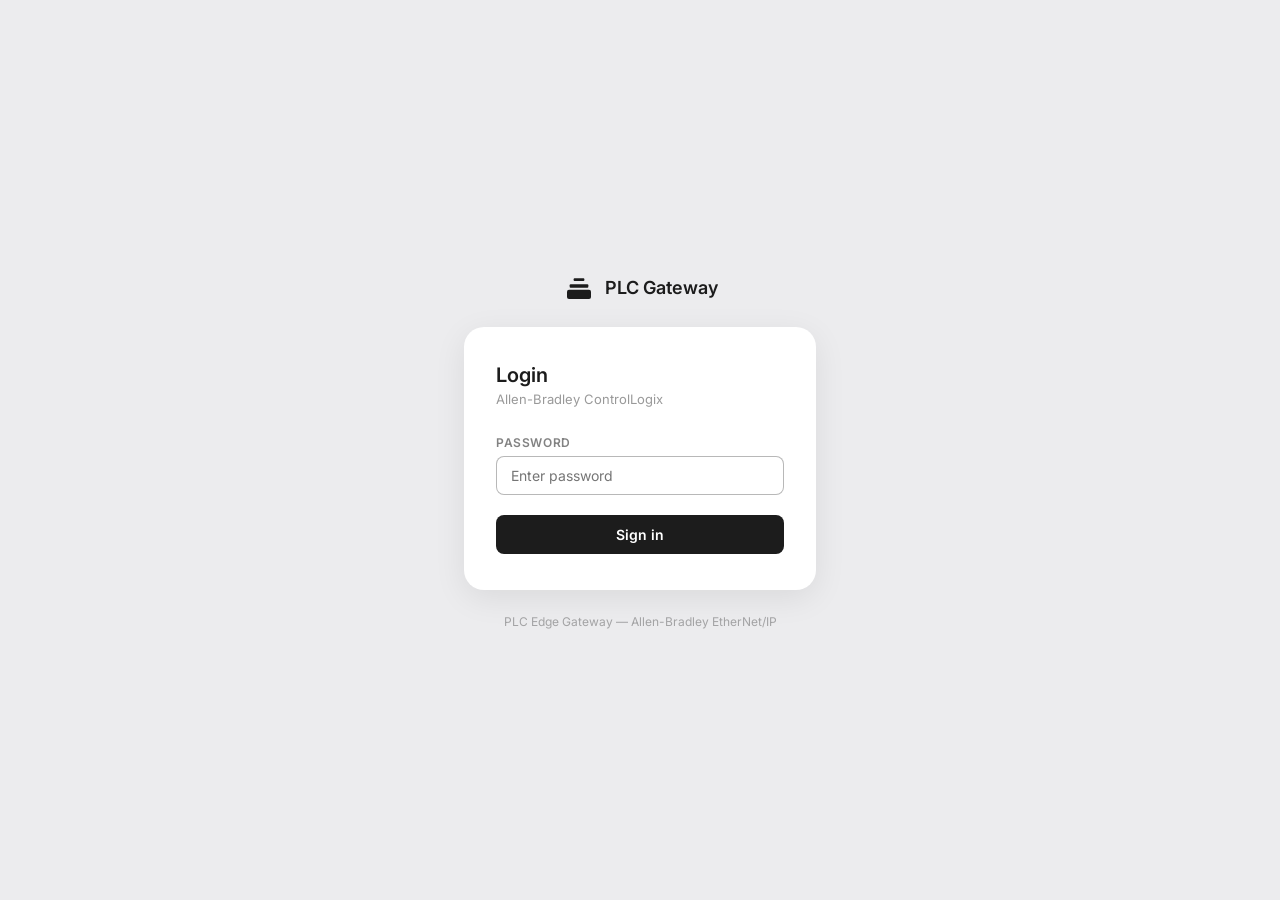
<file: static/login.html>
<!DOCTYPE html>
<html lang="ru">
<head>
    <meta charset="UTF-8">
    <meta name="viewport" content="width=device-width, initial-scale=1.0">
    <title>PLC Edge Gateway — Login</title>
    <link rel="preconnect" href="https://fonts.googleapis.com">
    <link rel="preconnect" href="https://fonts.gstatic.com" crossorigin>
    <link href="https://fonts.googleapis.com/css2?family=Inter:wght@400;500;600;700&display=swap" rel="stylesheet">
    <style>
        *, *::before, *::after { margin: 0; padding: 0; box-sizing: border-box; }
        body {
            font-family: 'Inter', system-ui, -apple-system, sans-serif;
            background: #ECECEE;
            color: #1C1C1C;
            display: flex;
            align-items: center;
            justify-content: center;
            min-height: 100vh;
            -webkit-font-smoothing: antialiased;
        }
        .login-wrap {
            display: flex;
            flex-direction: column;
            align-items: center;
            gap: 24px;
            width: 100%;
            max-width: 400px;
            padding: 24px;
        }
        .login-brand {
            display: flex;
            align-items: center;
            gap: 10px;
        }
        .login-brand img { width: 32px; height: 32px; }
        .login-brand-name {
            font-size: 18px;
            font-weight: 600;
            color: #1C1C1C;
        }
        .login-card {
            background: #FFFFFF;
            border-radius: 20px;
            padding: 36px 32px;
            width: 100%;
            box-shadow: 0 8px 32px rgba(0,0,0,0.08);
        }
        .login-title {
            font-size: 20px;
            font-weight: 600;
            color: #1C1C1C;
            margin-bottom: 4px;
        }
        .login-sub {
            font-size: 13px;
            color: rgba(28,28,28,0.45);
            margin-bottom: 28px;
        }
        .field-label {
            display: block;
            font-size: 12px;
            font-weight: 600;
            color: rgba(28,28,28,0.55);
            margin-bottom: 6px;
            text-transform: uppercase;
            letter-spacing: 0.05em;
        }
        input[type="password"] {
            width: 100%;
            padding: 10px 14px;
            background: #F5F5F6;
            border: 1px solid rgba(0,0,0,0.12);
            border-radius: 8px;
            color: #1C1C1C;
            font-size: 14px;
            font-family: inherit;
            margin-bottom: 20px;
            transition: border-color 160ms cubic-bezier(0.2,0.8,0.2,1),
                        background 160ms cubic-bezier(0.2,0.8,0.2,1);
            outline: none;
        }
        input[type="password"]:focus {
            background: #fff;
            border-color: rgba(0,0,0,0.28);
        }
        button[type="submit"] {
            width: 100%;
            padding: 11px;
            background: #1C1C1C;
            color: #fff;
            border: none;
            border-radius: 8px;
            font-size: 14px;
            font-weight: 600;
            font-family: inherit;
            cursor: pointer;
            transition: opacity 160ms;
        }
        button[type="submit"]:hover { opacity: 0.82; }
        button[type="submit"]:disabled { opacity: 0.35; cursor: not-allowed; }
        .error-msg {
            background: rgba(229,72,77,0.08);
            color: #B12C30;
            border: 1px solid rgba(229,72,77,0.22);
            border-radius: 6px;
            padding: 8px 12px;
            font-size: 12px;
            margin-top: 14px;
            display: none;
        }
        .login-footer {
            font-size: 12px;
            color: rgba(28,28,28,0.35);
            text-align: center;
        }
        body.embedded .login-wrap { max-width: 480px; }
        body.embedded .login-card { padding: 40px 36px; }
        body.embedded input[type="password"] { padding: 14px 16px; font-size: 16px; min-height: 48px; }
        body.embedded button[type="submit"] { padding: 16px; font-size: 16px; min-height: 52px; }
    </style>
</head>
<body>
    <div class="login-wrap">
        <div class="login-brand">
            <img src="/static/assets/logo-glyph.svg" alt="" />
            <span class="login-brand-name">PLC Gateway</span>
        </div>

        <div class="login-card">
            <div class="login-title">Login</div>
            <div class="login-sub">Allen-Bradley ControlLogix</div>
            <form id="loginForm">
                <label class="field-label" for="pwdInput">Password</label>
                <input type="password" id="pwdInput" placeholder="Enter password" autofocus />
                <button type="submit" id="loginBtn">Sign in</button>
                <div class="error-msg" id="errMsg"></div>
            </form>
        </div>

        <div class="login-footer">PLC Edge Gateway &mdash; Allen-Bradley EtherNet/IP</div>
    </div>

    <script>
        document.getElementById('loginForm').addEventListener('submit', async e => {
            e.preventDefault();
            const btn = document.getElementById('loginBtn');
            const err = document.getElementById('errMsg');
            const pwd = document.getElementById('pwdInput').value;
            btn.disabled = true;
            btn.textContent = '...';
            err.style.display = 'none';
            try {
                const r = await fetch('/api/auth/login', {
                    method: 'POST',
                    headers: { 'Content-Type': 'application/json' },
                    body: JSON.stringify({ password: pwd })
                });
                if (r.ok) {
                    const data = await r.json();
                    localStorage.setItem('plc_token', data.token);
                    window.location.href = '/';
                } else {
                    err.textContent = 'Invalid password';
                    err.style.display = 'block';
                }
            } catch (ex) {
                err.textContent = 'Network error: ' + ex.message;
                err.style.display = 'block';
            } finally {
                btn.disabled = false;
                btn.textContent = 'Sign in';
            }
        });
    </script>
</body>
</html>
</file>
